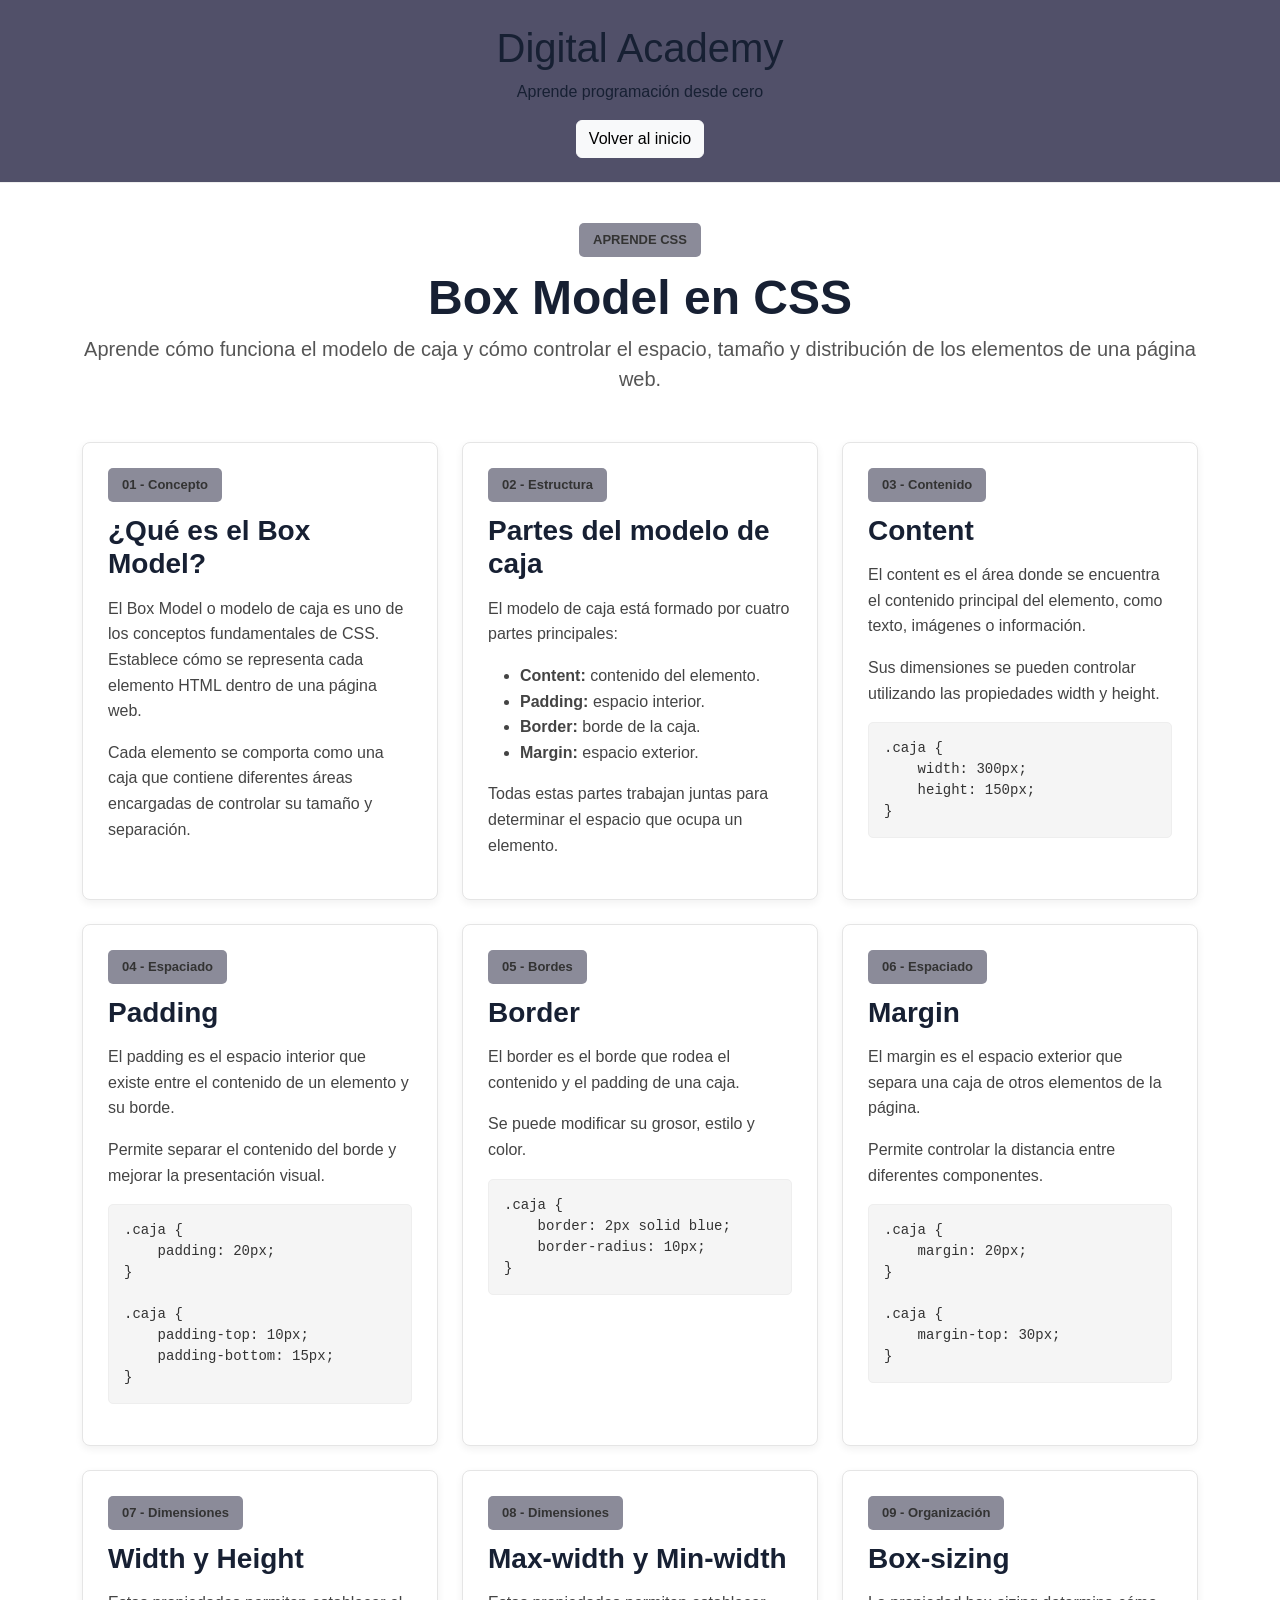
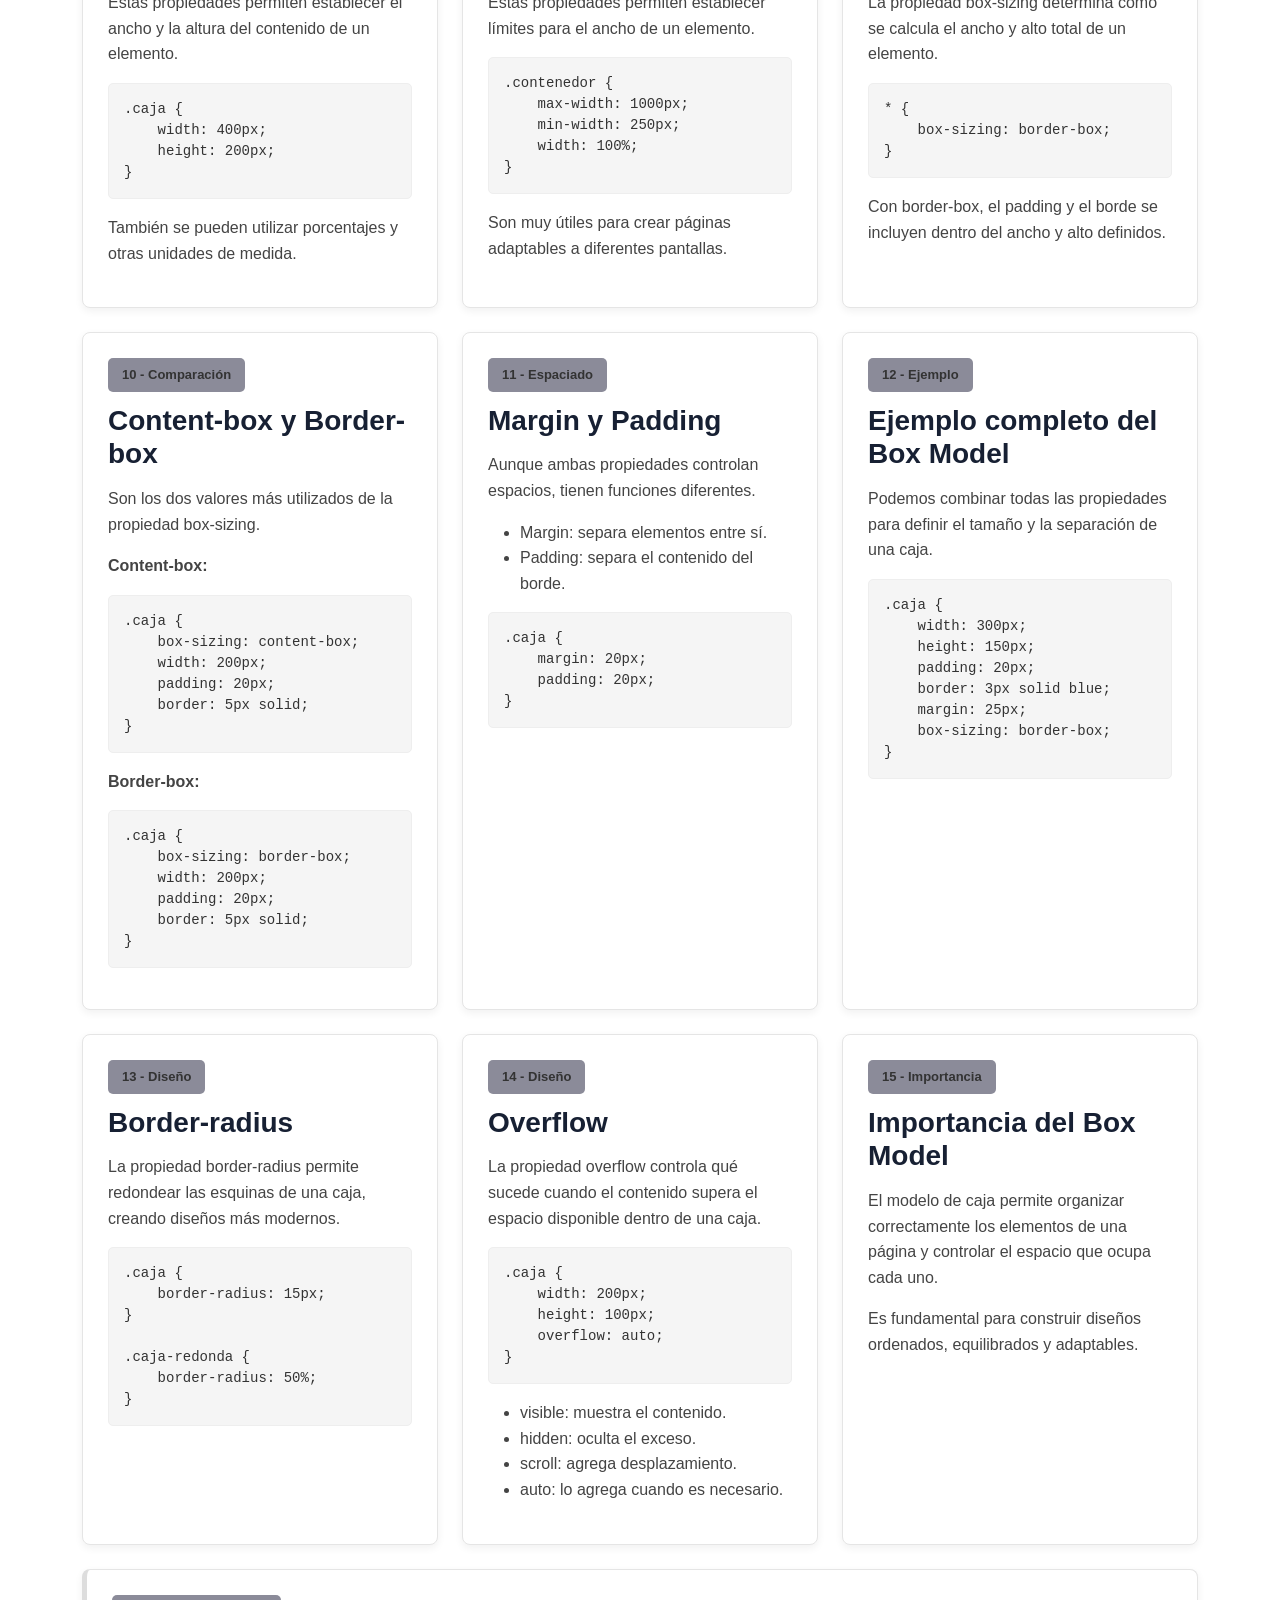
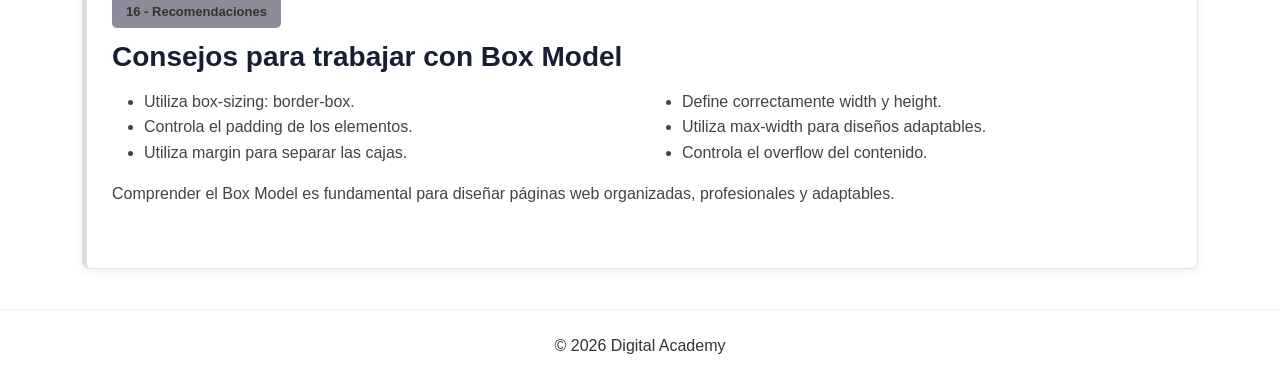
<file: box-model.html>
<!DOCTYPE html>
<html lang="es">

<head>
    <meta charset="UTF-8">
    <meta name="viewport" content="width=device-width, initial-scale=1.0">

    <title>Box Model en CSS - Digital Academy</title>

    <link href="https://cdn.jsdelivr.net/npm/bootstrap@5.3.8/dist/css/bootstrap.min.css"
        rel="stylesheet">

    <link rel="stylesheet" href="box-model.css">
</head>

<body>

    <header class="encabezado text-center p-4">
        <h1>Digital Academy</h1>
        <p>Aprende programación desde cero</p>

        <a href="index.html" class="btn btn-light">
            Volver al inicio
        </a>
    </header>

    <main class="seccion-box">

        <div class="container">

            <div class="text-center mb-5">

                <span class="etiqueta-css">APRENDE CSS</span>

                <h2 class="titulo-box display-5">
                    Box Model en CSS
                </h2>

                <p class="lead">
                    Aprende cómo funciona el modelo de caja y cómo
                    controlar el espacio, tamaño y distribución
                    de los elementos de una página web.
                </p>

            </div>

            <div class="row g-4">

                <!-- CAJA 1 -->
                <div class="col-12 col-md-6 col-lg-4">
                    <div class="tarjeta-css">

                        <span class="etiqueta-css">01 - Concepto</span>

                        <h3>¿Qué es el Box Model?</h3>

                        <p>
                            El Box Model o modelo de caja es uno
                            de los conceptos fundamentales de CSS.
                            Establece cómo se representa cada elemento
                            HTML dentro de una página web.
                        </p>

                        <p>
                            Cada elemento se comporta como una caja
                            que contiene diferentes áreas encargadas
                            de controlar su tamaño y separación.
                        </p>

                    </div>
                </div>

                <!-- CAJA 2 -->
                <div class="col-12 col-md-6 col-lg-4">
                    <div class="tarjeta-css">

                        <span class="etiqueta-css">02 - Estructura</span>

                        <h3>Partes del modelo de caja</h3>

                        <p>
                            El modelo de caja está formado por
                            cuatro partes principales:
                        </p>

                        <ul>
                            <li><strong>Content:</strong> contenido del elemento.</li>
                            <li><strong>Padding:</strong> espacio interior.</li>
                            <li><strong>Border:</strong> borde de la caja.</li>
                            <li><strong>Margin:</strong> espacio exterior.</li>
                        </ul>

                        <p>
                            Todas estas partes trabajan juntas
                            para determinar el espacio que ocupa
                            un elemento.
                        </p>

                    </div>
                </div>

                <!-- CAJA 3 -->
                <div class="col-12 col-md-6 col-lg-4">
                    <div class="tarjeta-css">

                        <span class="etiqueta-css">03 - Contenido</span>

                        <h3>Content</h3>

                        <p>
                            El content es el área donde se encuentra
                            el contenido principal del elemento,
                            como texto, imágenes o información.
                        </p>

                        <p>
                            Sus dimensiones se pueden controlar
                            utilizando las propiedades width
                            y height.
                        </p>

                        <pre class="codigo-css">.caja {
    width: 300px;
    height: 150px;
}</pre>

                    </div>
                </div>

                <!-- CAJA 4 -->
                <div class="col-12 col-md-6 col-lg-4">
                    <div class="tarjeta-css">

                        <span class="etiqueta-css">04 - Espaciado</span>

                        <h3>Padding</h3>

                        <p>
                            El padding es el espacio interior
                            que existe entre el contenido
                            de un elemento y su borde.
                        </p>

                        <p>
                            Permite separar el contenido del borde
                            y mejorar la presentación visual.
                        </p>

                        <pre class="codigo-css">.caja {
    padding: 20px;
}

.caja {
    padding-top: 10px;
    padding-bottom: 15px;
}</pre>

                    </div>
                </div>

                <!-- CAJA 5 -->
                <div class="col-12 col-md-6 col-lg-4">
                    <div class="tarjeta-css">

                        <span class="etiqueta-css">05 - Bordes</span>

                        <h3>Border</h3>

                        <p>
                            El border es el borde que rodea
                            el contenido y el padding de una caja.
                        </p>

                        <p>
                            Se puede modificar su grosor,
                            estilo y color.
                        </p>

                        <pre class="codigo-css">.caja {
    border: 2px solid blue;
    border-radius: 10px;
}</pre>

                    </div>
                </div>

                <!-- CAJA 6 -->
                <div class="col-12 col-md-6 col-lg-4">
                    <div class="tarjeta-css">

                        <span class="etiqueta-css">06 - Espaciado</span>

                        <h3>Margin</h3>

                        <p>
                            El margin es el espacio exterior
                            que separa una caja de otros elementos
                            de la página.
                        </p>

                        <p>
                            Permite controlar la distancia
                            entre diferentes componentes.
                        </p>

                        <pre class="codigo-css">.caja {
    margin: 20px;
}

.caja {
    margin-top: 30px;
}</pre>

                    </div>
                </div>

                <!-- CAJA 7 -->
                <div class="col-12 col-md-6 col-lg-4">
                    <div class="tarjeta-css">

                        <span class="etiqueta-css">07 - Dimensiones</span>

                        <h3>Width y Height</h3>

                        <p>
                            Estas propiedades permiten establecer
                            el ancho y la altura del contenido
                            de un elemento.
                        </p>

                        <pre class="codigo-css">.caja {
    width: 400px;
    height: 200px;
}</pre>

                        <p>
                            También se pueden utilizar porcentajes
                            y otras unidades de medida.
                        </p>

                    </div>
                </div>

                <!-- CAJA 8 -->
                <div class="col-12 col-md-6 col-lg-4">
                    <div class="tarjeta-css">

                        <span class="etiqueta-css">08 - Dimensiones</span>

                        <h3>Max-width y Min-width</h3>

                        <p>
                            Estas propiedades permiten establecer
                            límites para el ancho de un elemento.
                        </p>

                        <pre class="codigo-css">.contenedor {
    max-width: 1000px;
    min-width: 250px;
    width: 100%;
}</pre>

                        <p>
                            Son muy útiles para crear páginas
                            adaptables a diferentes pantallas.
                        </p>

                    </div>
                </div>

                <!-- CAJA 9 -->
                <div class="col-12 col-md-6 col-lg-4">
                    <div class="tarjeta-css">

                        <span class="etiqueta-css">09 - Organización</span>

                        <h3>Box-sizing</h3>

                        <p>
                            La propiedad box-sizing determina
                            cómo se calcula el ancho y alto
                            total de un elemento.
                        </p>

                        <pre class="codigo-css">* {
    box-sizing: border-box;
}</pre>

                        <p>
                            Con border-box, el padding y el borde
                            se incluyen dentro del ancho y alto
                            definidos.
                        </p>

                    </div>
                </div>

                <!-- CAJA 10 -->
                <div class="col-12 col-md-6 col-lg-4">
                    <div class="tarjeta-css">

                        <span class="etiqueta-css">10 - Comparación</span>

                        <h3>Content-box y Border-box</h3>

                        <p>
                            Son los dos valores más utilizados
                            de la propiedad box-sizing.
                        </p>

                        <p><strong>Content-box:</strong></p>

                        <pre class="codigo-css">.caja {
    box-sizing: content-box;
    width: 200px;
    padding: 20px;
    border: 5px solid;
}</pre>

                        <p><strong>Border-box:</strong></p>

                        <pre class="codigo-css">.caja {
    box-sizing: border-box;
    width: 200px;
    padding: 20px;
    border: 5px solid;
}</pre>

                    </div>
                </div>

                <!-- CAJA 11 -->
                <div class="col-12 col-md-6 col-lg-4">
                    <div class="tarjeta-css">

                        <span class="etiqueta-css">11 - Espaciado</span>

                        <h3>Margin y Padding</h3>

                        <p>
                            Aunque ambas propiedades controlan
                            espacios, tienen funciones diferentes.
                        </p>

                        <ul>
                            <li>Margin: separa elementos entre sí.</li>
                            <li>Padding: separa el contenido del borde.</li>
                        </ul>

                        <pre class="codigo-css">.caja {
    margin: 20px;
    padding: 20px;
}</pre>

                    </div>
                </div>

                <!-- CAJA 12 -->
                <div class="col-12 col-md-6 col-lg-4">
                    <div class="tarjeta-css">

                        <span class="etiqueta-css">12 - Ejemplo</span>

                        <h3>Ejemplo completo del Box Model</h3>

                        <p>
                            Podemos combinar todas las propiedades
                            para definir el tamaño y la separación
                            de una caja.
                        </p>

                        <pre class="codigo-css">.caja {
    width: 300px;
    height: 150px;
    padding: 20px;
    border: 3px solid blue;
    margin: 25px;
    box-sizing: border-box;
}</pre>

                    </div>
                </div>

                <!-- CAJA 13 -->
                <div class="col-12 col-md-6 col-lg-4">
                    <div class="tarjeta-css">

                        <span class="etiqueta-css">13 - Diseño</span>

                        <h3>Border-radius</h3>

                        <p>
                            La propiedad border-radius permite
                            redondear las esquinas de una caja,
                            creando diseños más modernos.
                        </p>

                        <pre class="codigo-css">.caja {
    border-radius: 15px;
}

.caja-redonda {
    border-radius: 50%;
}</pre>

                    </div>
                </div>

                <!-- CAJA 14 -->
                <div class="col-12 col-md-6 col-lg-4">
                    <div class="tarjeta-css">

                        <span class="etiqueta-css">14 - Diseño</span>

                        <h3>Overflow</h3>

                        <p>
                            La propiedad overflow controla qué sucede
                            cuando el contenido supera el espacio
                            disponible dentro de una caja.
                        </p>

                        <pre class="codigo-css">.caja {
    width: 200px;
    height: 100px;
    overflow: auto;
}</pre>

                        <ul>
                            <li>visible: muestra el contenido.</li>
                            <li>hidden: oculta el exceso.</li>
                            <li>scroll: agrega desplazamiento.</li>
                            <li>auto: lo agrega cuando es necesario.</li>
                        </ul>

                    </div>
                </div>

                <!-- CAJA 15 -->
                <div class="col-12 col-md-6 col-lg-4">
                    <div class="tarjeta-css">

                        <span class="etiqueta-css">15 - Importancia</span>

                        <h3>Importancia del Box Model</h3>

                        <p>
                            El modelo de caja permite organizar
                            correctamente los elementos de una página
                            y controlar el espacio que ocupa cada uno.
                        </p>

                        <p>
                            Es fundamental para construir diseños
                            ordenados, equilibrados y adaptables.
                        </p>

                    </div>
                </div>

                <!-- CAJA FINAL -->
                <div class="col-12">
                    <div class="tarjeta-css tarjeta-prioridad">

                        <span class="etiqueta-css">16 - Recomendaciones</span>

                        <h3>Consejos para trabajar con Box Model</h3>

                        <div class="row g-3">

                            <div class="col-12 col-md-6">
                                <ul>
                                    <li>Utiliza box-sizing: border-box.</li>
                                    <li>Controla el padding de los elementos.</li>
                                    <li>Utiliza margin para separar las cajas.</li>
                                </ul>
                            </div>

                            <div class="col-12 col-md-6">
                                <ul>
                                    <li>Define correctamente width y height.</li>
                                    <li>Utiliza max-width para diseños adaptables.</li>
                                    <li>Controla el overflow del contenido.</li>
                                </ul>
                            </div>

                        </div>

                        <p class="mb-0">
                            Comprender el Box Model es fundamental
                            para diseñar páginas web organizadas,
                            profesionales y adaptables.
                        </p>

                    </div>
                </div>

            </div>
        </div>

    </main>

    <footer class="text-center p-4">
        <p class="mb-0">© 2026 Digital Academy</p>
    </footer>

</body>
</html>
</file>
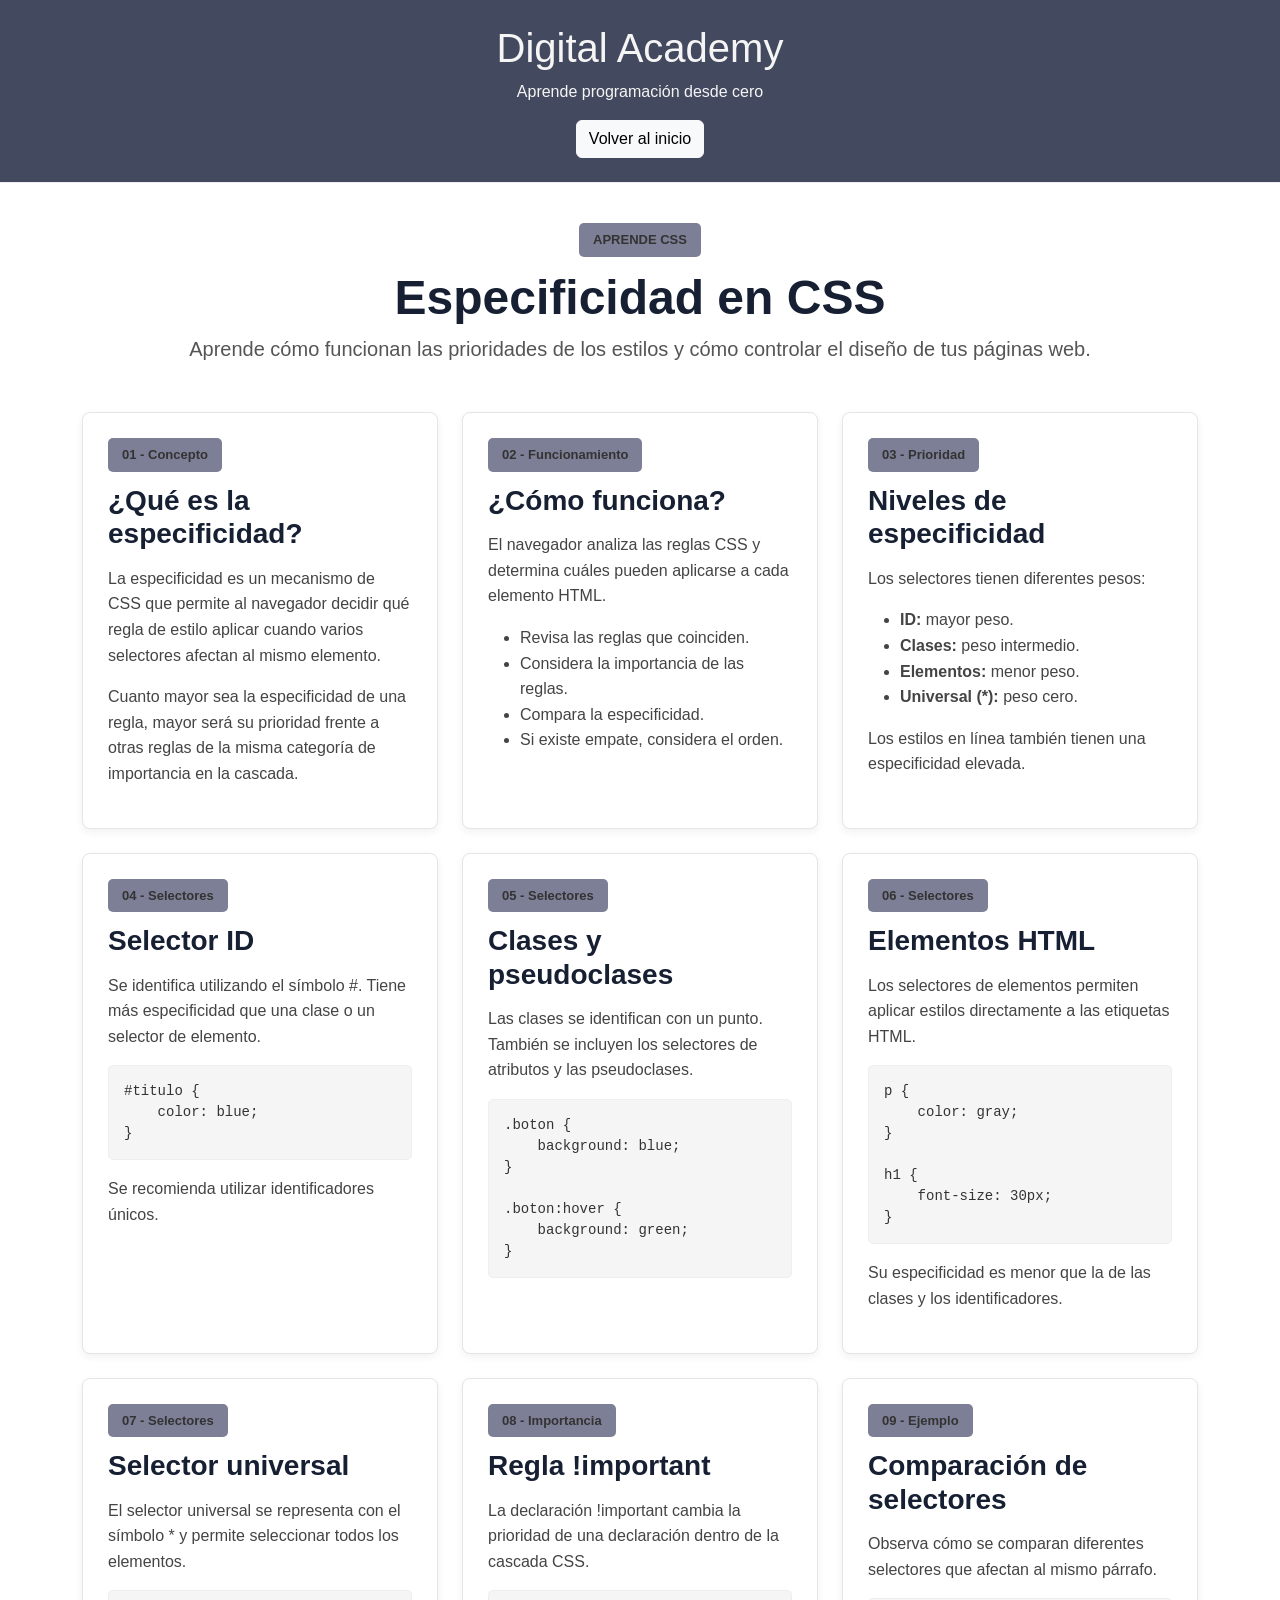
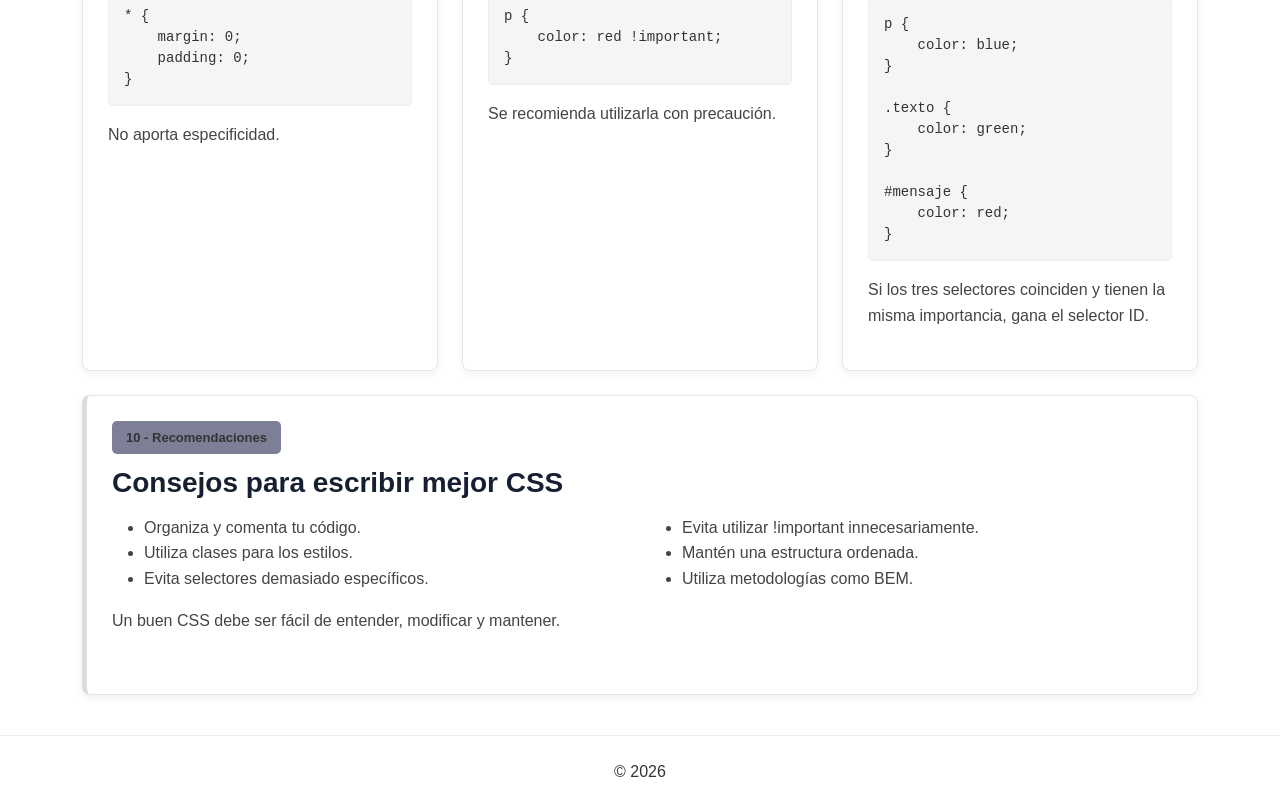
<file: especificidad.html>
<!DOCTYPE html>
<html lang="es">

<head>
    <meta charset="UTF-8">
    <meta name="viewport" content="width=device-width, initial-scale=1.0">

    <title>Especificidad CSS - Digital Academy</title>

    <link href="https://cdn.jsdelivr.net/npm/bootstrap@5.3.8/dist/css/bootstrap.min.css"
        rel="stylesheet">

    <link rel="stylesheet" href="especificidad.css">
</head>

<body>

    <header class="encabezado text-center p-4">
        <h1>Digital Academy</h1>
        <p>Aprende programación desde cero</p>

        <a href="index.html" class="btn btn-light">
            Volver al inicio
        </a>
    </header>

    <main class="seccion-especificidad">

        <div class="container">

            <div class="text-center mb-5">

                <span class="etiqueta-css">APRENDE CSS</span>

                <h2 class="titulo-especificidad display-5">
                    Especificidad en CSS
                </h2>

                <p class="lead">
                    Aprende cómo funcionan las prioridades de los estilos
                    y cómo controlar el diseño de tus páginas web.
                </p>

            </div>

            <div class="row g-4">

                <!-- CAJA 1 -->
                <div class="col-12 col-md-6 col-lg-4">
                    <div class="tarjeta-css">
                        <span class="etiqueta-css">01 - Concepto</span>
                        <h3>¿Qué es la especificidad?</h3>

                        <p>
                            La especificidad es un mecanismo de CSS que
                            permite al navegador decidir qué regla de
                            estilo aplicar cuando varios selectores
                            afectan al mismo elemento.
                        </p>

                        <p>
                            Cuanto mayor sea la especificidad de una
                            regla, mayor será su prioridad frente a
                            otras reglas de la misma categoría de
                            importancia en la cascada.
                        </p>
                    </div>
                </div>

                <!-- CAJA 2 -->
                <div class="col-12 col-md-6 col-lg-4">
                    <div class="tarjeta-css">
                        <span class="etiqueta-css">02 - Funcionamiento</span>
                        <h3>¿Cómo funciona?</h3>

                        <p>
                            El navegador analiza las reglas CSS y
                            determina cuáles pueden aplicarse a cada
                            elemento HTML.
                        </p>

                        <ul>
                            <li>Revisa las reglas que coinciden.</li>
                            <li>Considera la importancia de las reglas.</li>
                            <li>Compara la especificidad.</li>
                            <li>Si existe empate, considera el orden.</li>
                        </ul>
                    </div>
                </div>

                <!-- CAJA 3 -->
                <div class="col-12 col-md-6 col-lg-4">
                    <div class="tarjeta-css">
                        <span class="etiqueta-css">03 - Prioridad</span>
                        <h3>Niveles de especificidad</h3>

                        <p>Los selectores tienen diferentes pesos:</p>

                        <ul>
                            <li><strong>ID:</strong> mayor peso.</li>
                            <li><strong>Clases:</strong> peso intermedio.</li>
                            <li><strong>Elementos:</strong> menor peso.</li>
                            <li><strong>Universal (*):</strong> peso cero.</li>
                        </ul>

                        <p>
                            Los estilos en línea también tienen una
                            especificidad elevada.
                        </p>
                    </div>
                </div>

                <!-- CAJA 4 -->
                <div class="col-12 col-md-6 col-lg-4">
                    <div class="tarjeta-css">
                        <span class="etiqueta-css">04 - Selectores</span>
                        <h3>Selector ID</h3>

                        <p>
                            Se identifica utilizando el símbolo #.
                            Tiene más especificidad que una clase
                            o un selector de elemento.
                        </p>

                        <pre class="codigo-css">#titulo {
    color: blue;
}</pre>

                        <p>
                            Se recomienda utilizar identificadores
                            únicos.
                        </p>
                    </div>
                </div>

                <!-- CAJA 5 -->
                <div class="col-12 col-md-6 col-lg-4">
                    <div class="tarjeta-css">
                        <span class="etiqueta-css">05 - Selectores</span>
                        <h3>Clases y pseudoclases</h3>

                        <p>
                            Las clases se identifican con un punto.
                            También se incluyen los selectores de
                            atributos y las pseudoclases.
                        </p>

                        <pre class="codigo-css">.boton {
    background: blue;
}

.boton:hover {
    background: green;
}</pre>
                    </div>
                </div>

                <!-- CAJA 6 -->
                <div class="col-12 col-md-6 col-lg-4">
                    <div class="tarjeta-css">
                        <span class="etiqueta-css">06 - Selectores</span>
                        <h3>Elementos HTML</h3>

                        <p>
                            Los selectores de elementos permiten
                            aplicar estilos directamente a las
                            etiquetas HTML.
                        </p>

                        <pre class="codigo-css">p {
    color: gray;
}

h1 {
    font-size: 30px;
}</pre>

                        <p>
                            Su especificidad es menor que la de
                            las clases y los identificadores.
                        </p>
                    </div>
                </div>

                <!-- CAJA 7 -->
                <div class="col-12 col-md-6 col-lg-4">
                    <div class="tarjeta-css">
                        <span class="etiqueta-css">07 - Selectores</span>
                        <h3>Selector universal</h3>

                        <p>
                            El selector universal se representa
                            con el símbolo * y permite seleccionar
                            todos los elementos.
                        </p>

                        <pre class="codigo-css">* {
    margin: 0;
    padding: 0;
}</pre>

                        <p>
                            No aporta especificidad.
                        </p>
                    </div>
                </div>

                <!-- CAJA 8 -->
                <div class="col-12 col-md-6 col-lg-4">
                    <div class="tarjeta-css">
                        <span class="etiqueta-css">08 - Importancia</span>
                        <h3>Regla !important</h3>

                        <p>
                            La declaración !important cambia la
                            prioridad de una declaración dentro
                            de la cascada CSS.
                        </p>

                        <pre class="codigo-css">p {
    color: red !important;
}</pre>

                        <p>
                            Se recomienda utilizarla con precaución.
                        </p>
                    </div>
                </div>

                <!-- CAJA 9 -->
                <div class="col-12 col-md-6 col-lg-4">
                    <div class="tarjeta-css">
                        <span class="etiqueta-css">09 - Ejemplo</span>
                        <h3>Comparación de selectores</h3>

                        <p>
                            Observa cómo se comparan diferentes
                            selectores que afectan al mismo párrafo.
                        </p>

                        <pre class="codigo-css">p {
    color: blue;
}

.texto {
    color: green;
}

#mensaje {
    color: red;
}</pre>

                        <p>
                            Si los tres selectores coinciden y
                            tienen la misma importancia, gana
                            el selector ID.
                        </p>
                    </div>
                </div>

                <!-- CAJA 10 -->
                <div class="col-12">
                    <div class="tarjeta-css tarjeta-prioridad">

                        <span class="etiqueta-css">10 - Recomendaciones</span>

                        <h3>Consejos para escribir mejor CSS</h3>

                        <div class="row g-3">

                            <div class="col-12 col-md-6">
                                <ul>
                                    <li>Organiza y comenta tu código.</li>
                                    <li>Utiliza clases para los estilos.</li>
                                    <li>Evita selectores demasiado específicos.</li>
                                </ul>
                            </div>

                            <div class="col-12 col-md-6">
                                <ul>
                                    <li>Evita utilizar !important innecesariamente.</li>
                                    <li>Mantén una estructura ordenada.</li>
                                    <li>Utiliza metodologías como BEM.</li>
                                </ul>
                            </div>

                        </div>

                        <p class="mb-0">
                            Un buen CSS debe ser fácil de entender,
                            modificar y mantener.
                        </p>

                    </div>
                </div>

            </div>
        </div>

    </main>

    <footer class="text-center p-4">
        <p class="mb-0">© 2026</p>
    </footer>

</body>
</html>
</file>
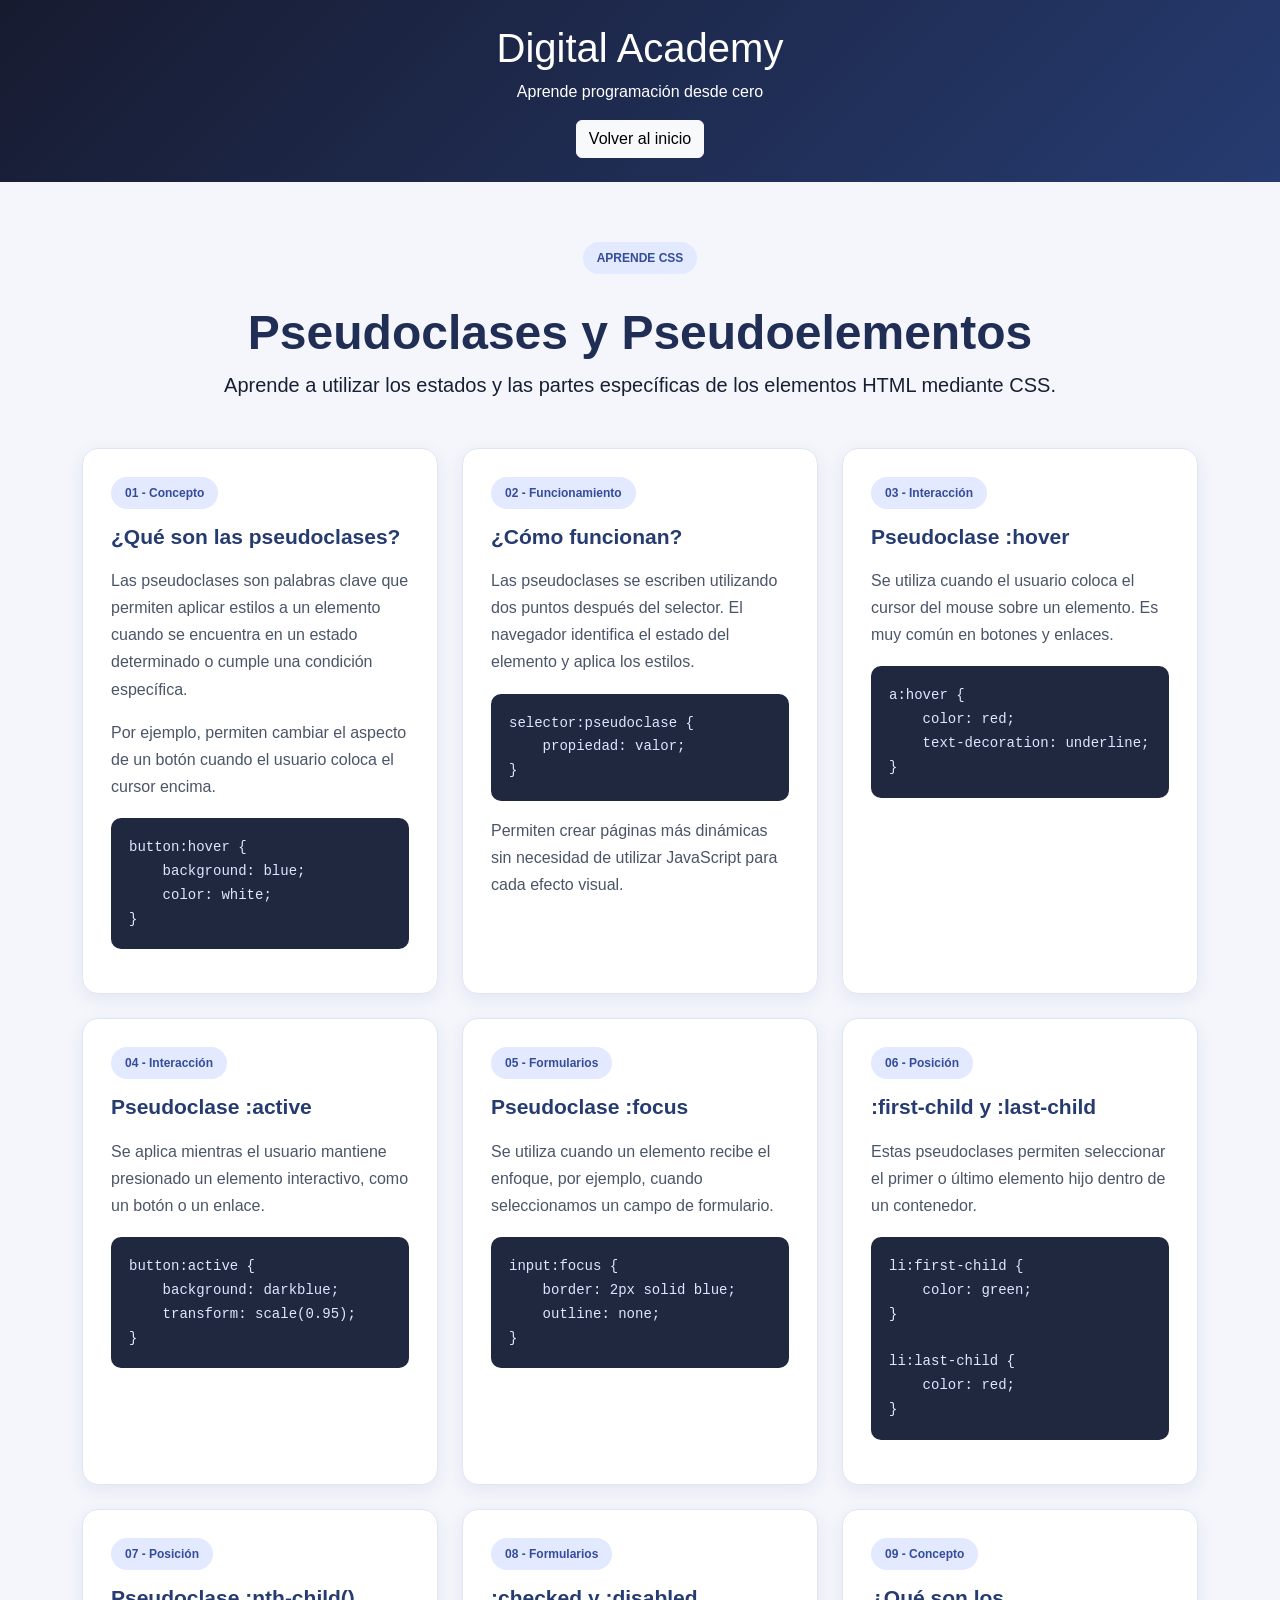
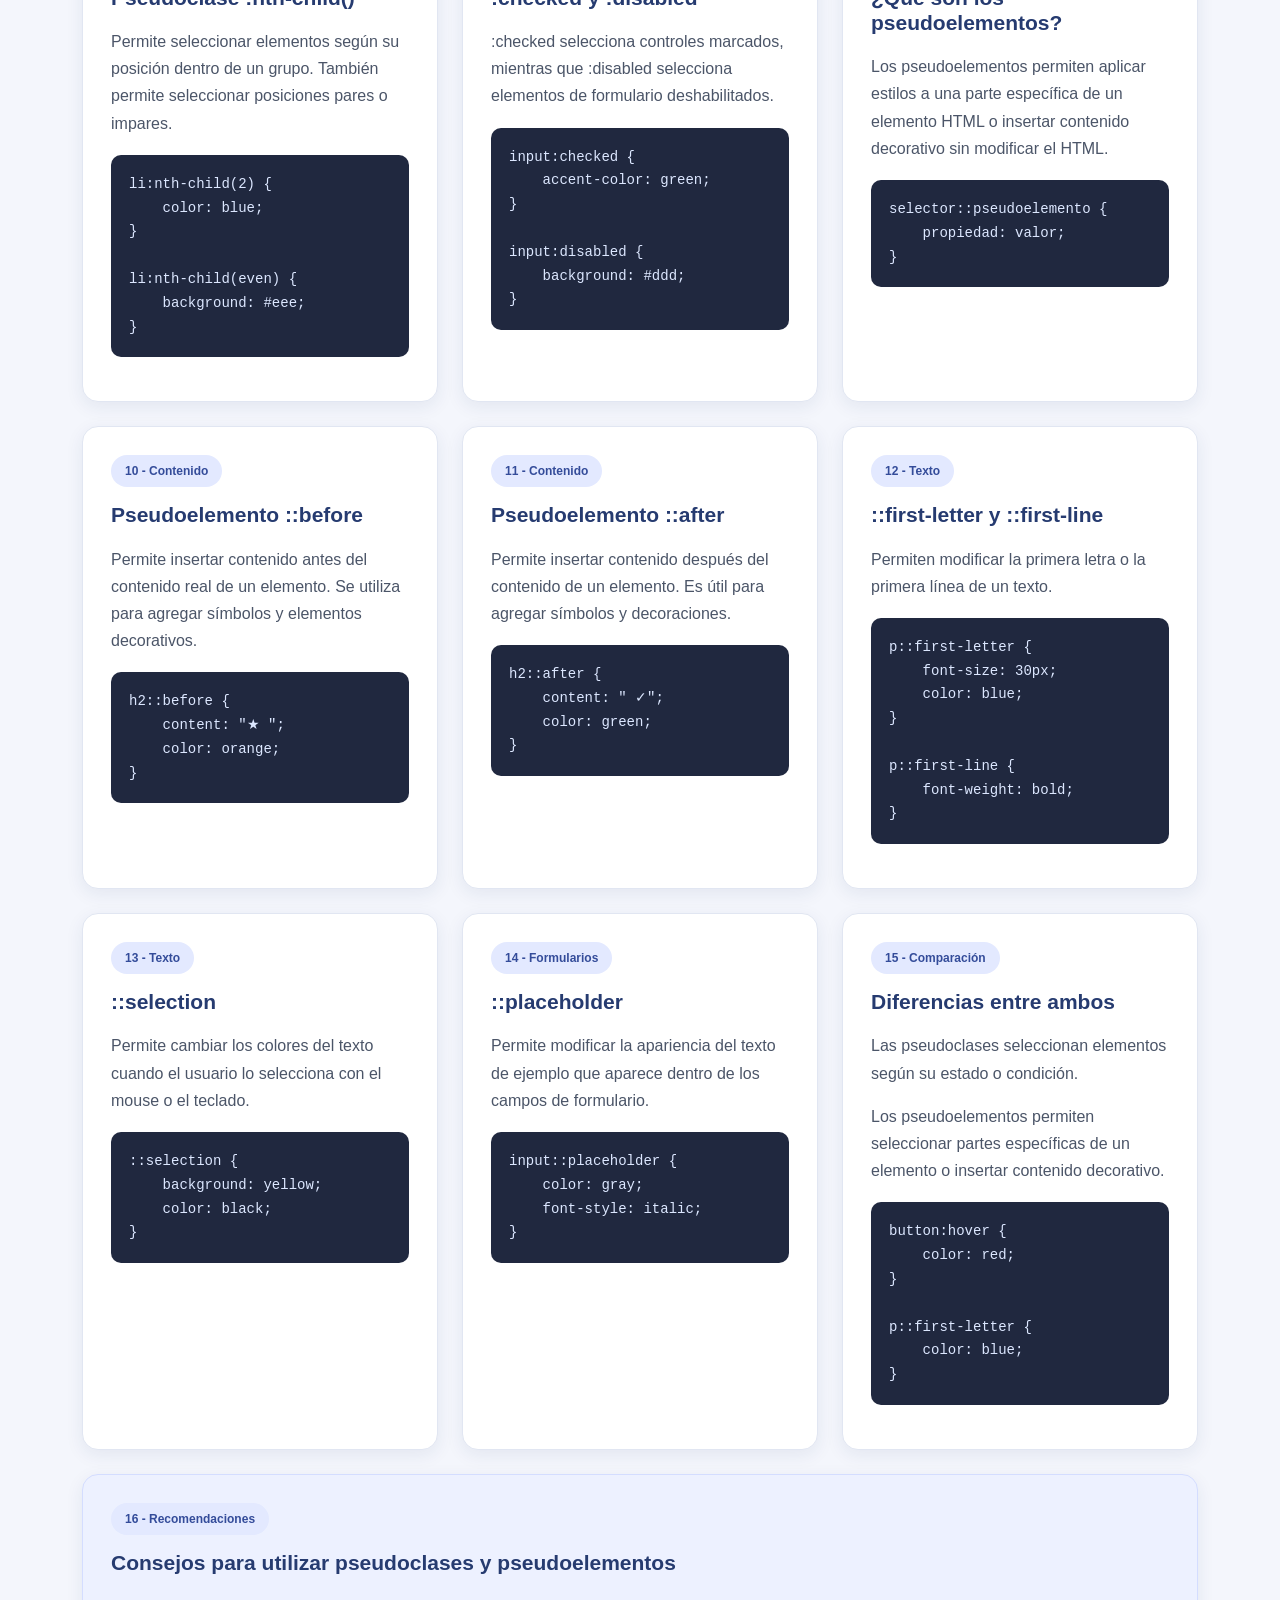
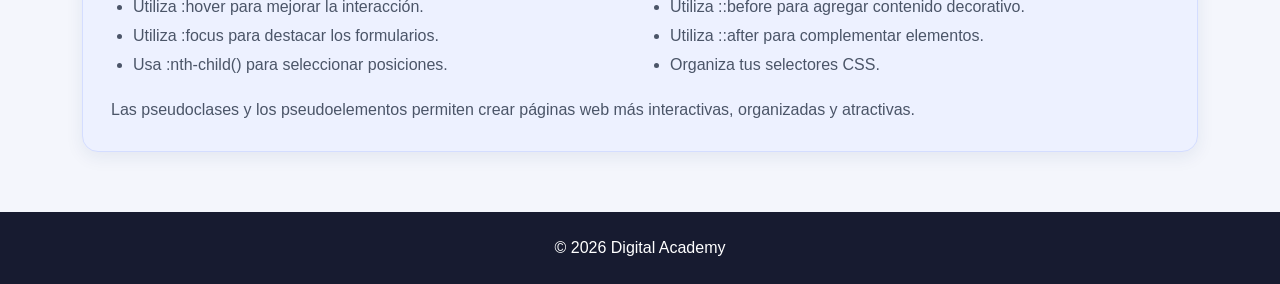
<file: pseudo.html>
<!DOCTYPE html>
<html lang="es">

<head>
    <meta charset="UTF-8">
    <meta name="viewport" content="width=device-width, initial-scale=1.0">

    <title>Pseudoclases y Pseudoelementos - Digital Academy</title>

    <link href="https://cdn.jsdelivr.net/npm/bootstrap@5.3.8/dist/css/bootstrap.min.css"
        rel="stylesheet">

    <link rel="stylesheet" href="pseudo.css">
</head>

<body>

    <header class="encabezado text-center p-4">
        <h1>Digital Academy</h1>
        <p>Aprende programación desde cero</p>

        <a href="index.html" class="btn btn-light">
            Volver al inicio
        </a>
    </header>

    <main class="seccion-pseudoclases">

        <div class="container">

            <div class="text-center mb-5">

                <span class="etiqueta-css">APRENDE CSS</span>

                <h2 class="titulo-pseudoclases display-5">
                    Pseudoclases y Pseudoelementos
                </h2>

                <p class="lead">
                    Aprende a utilizar los estados y las partes
                    específicas de los elementos HTML mediante CSS.
                </p>

            </div>

            <div class="row g-4">

                <!-- CAJA 1 -->
                <div class="col-12 col-md-6 col-lg-4">
                    <div class="tarjeta-css">

                        <span class="etiqueta-css">01 - Concepto</span>

                        <h3>¿Qué son las pseudoclases?</h3>

                        <p>
                            Las pseudoclases son palabras clave que
                            permiten aplicar estilos a un elemento
                            cuando se encuentra en un estado determinado
                            o cumple una condición específica.
                        </p>

                        <p>
                            Por ejemplo, permiten cambiar el aspecto
                            de un botón cuando el usuario coloca
                            el cursor encima.
                        </p>

                        <pre class="codigo-css">button:hover {
    background: blue;
    color: white;
}</pre>

                    </div>
                </div>

                <!-- CAJA 2 -->
                <div class="col-12 col-md-6 col-lg-4">
                    <div class="tarjeta-css">

                        <span class="etiqueta-css">02 - Funcionamiento</span>

                        <h3>¿Cómo funcionan?</h3>

                        <p>
                            Las pseudoclases se escriben utilizando
                            dos puntos después del selector.
                            El navegador identifica el estado
                            del elemento y aplica los estilos.
                        </p>

                        <pre class="codigo-css">selector:pseudoclase {
    propiedad: valor;
}</pre>

                        <p>
                            Permiten crear páginas más dinámicas
                            sin necesidad de utilizar JavaScript
                            para cada efecto visual.
                        </p>

                    </div>
                </div>

                <!-- CAJA 3 -->
                <div class="col-12 col-md-6 col-lg-4">
                    <div class="tarjeta-css">

                        <span class="etiqueta-css">03 - Interacción</span>

                        <h3>Pseudoclase :hover</h3>

                        <p>
                            Se utiliza cuando el usuario coloca
                            el cursor del mouse sobre un elemento.
                            Es muy común en botones y enlaces.
                        </p>

                        <pre class="codigo-css">a:hover {
    color: red;
    text-decoration: underline;
}</pre>

                    </div>
                </div>

                <!-- CAJA 4 -->
                <div class="col-12 col-md-6 col-lg-4">
                    <div class="tarjeta-css">

                        <span class="etiqueta-css">04 - Interacción</span>

                        <h3>Pseudoclase :active</h3>

                        <p>
                            Se aplica mientras el usuario mantiene
                            presionado un elemento interactivo,
                            como un botón o un enlace.
                        </p>

                        <pre class="codigo-css">button:active {
    background: darkblue;
    transform: scale(0.95);
}</pre>

                    </div>
                </div>

                <!-- CAJA 5 -->
                <div class="col-12 col-md-6 col-lg-4">
                    <div class="tarjeta-css">

                        <span class="etiqueta-css">05 - Formularios</span>

                        <h3>Pseudoclase :focus</h3>

                        <p>
                            Se utiliza cuando un elemento recibe
                            el enfoque, por ejemplo, cuando
                            seleccionamos un campo de formulario.
                        </p>

                        <pre class="codigo-css">input:focus {
    border: 2px solid blue;
    outline: none;
}</pre>

                    </div>
                </div>

                <!-- CAJA 6 -->
                <div class="col-12 col-md-6 col-lg-4">
                    <div class="tarjeta-css">

                        <span class="etiqueta-css">06 - Posición</span>

                        <h3>:first-child y :last-child</h3>

                        <p>
                            Estas pseudoclases permiten seleccionar
                            el primer o último elemento hijo
                            dentro de un contenedor.
                        </p>

                        <pre class="codigo-css">li:first-child {
    color: green;
}

li:last-child {
    color: red;
}</pre>

                    </div>
                </div>

                <!-- CAJA 7 -->
                <div class="col-12 col-md-6 col-lg-4">
                    <div class="tarjeta-css">

                        <span class="etiqueta-css">07 - Posición</span>

                        <h3>Pseudoclase :nth-child()</h3>

                        <p>
                            Permite seleccionar elementos según
                            su posición dentro de un grupo.
                            También permite seleccionar posiciones
                            pares o impares.
                        </p>

                        <pre class="codigo-css">li:nth-child(2) {
    color: blue;
}

li:nth-child(even) {
    background: #eee;
}</pre>

                    </div>
                </div>

                <!-- CAJA 8 -->
                <div class="col-12 col-md-6 col-lg-4">
                    <div class="tarjeta-css">

                        <span class="etiqueta-css">08 - Formularios</span>

                        <h3>:checked y :disabled</h3>

                        <p>
                            :checked selecciona controles marcados,
                            mientras que :disabled selecciona
                            elementos de formulario deshabilitados.
                        </p>

                        <pre class="codigo-css">input:checked {
    accent-color: green;
}

input:disabled {
    background: #ddd;
}</pre>

                    </div>
                </div>

                <!-- CAJA 9 -->
                <div class="col-12 col-md-6 col-lg-4">
                    <div class="tarjeta-css">

                        <span class="etiqueta-css">09 - Concepto</span>

                        <h3>¿Qué son los pseudoelementos?</h3>

                        <p>
                            Los pseudoelementos permiten aplicar
                            estilos a una parte específica de un
                            elemento HTML o insertar contenido
                            decorativo sin modificar el HTML.
                        </p>

                        <pre class="codigo-css">selector::pseudoelemento {
    propiedad: valor;
}</pre>

                    </div>
                </div>

                <!-- CAJA 10 -->
                <div class="col-12 col-md-6 col-lg-4">
                    <div class="tarjeta-css">

                        <span class="etiqueta-css">10 - Contenido</span>

                        <h3>Pseudoelemento ::before</h3>

                        <p>
                            Permite insertar contenido antes
                            del contenido real de un elemento.
                            Se utiliza para agregar símbolos
                            y elementos decorativos.
                        </p>

                        <pre class="codigo-css">h2::before {
    content: "★ ";
    color: orange;
}</pre>

                    </div>
                </div>

                <!-- CAJA 11 -->
                <div class="col-12 col-md-6 col-lg-4">
                    <div class="tarjeta-css">

                        <span class="etiqueta-css">11 - Contenido</span>

                        <h3>Pseudoelemento ::after</h3>

                        <p>
                            Permite insertar contenido después
                            del contenido de un elemento.
                            Es útil para agregar símbolos
                            y decoraciones.
                        </p>

                        <pre class="codigo-css">h2::after {
    content: " ✓";
    color: green;
}</pre>

                    </div>
                </div>

                <!-- CAJA 12 -->
                <div class="col-12 col-md-6 col-lg-4">
                    <div class="tarjeta-css">

                        <span class="etiqueta-css">12 - Texto</span>

                        <h3>::first-letter y ::first-line</h3>

                        <p>
                            Permiten modificar la primera letra
                            o la primera línea de un texto.
                        </p>

                        <pre class="codigo-css">p::first-letter {
    font-size: 30px;
    color: blue;
}

p::first-line {
    font-weight: bold;
}</pre>

                    </div>
                </div>

                <!-- CAJA 13 -->
                <div class="col-12 col-md-6 col-lg-4">
                    <div class="tarjeta-css">

                        <span class="etiqueta-css">13 - Texto</span>

                        <h3>::selection</h3>

                        <p>
                            Permite cambiar los colores del texto
                            cuando el usuario lo selecciona
                            con el mouse o el teclado.
                        </p>

                        <pre class="codigo-css">::selection {
    background: yellow;
    color: black;
}</pre>

                    </div>
                </div>

                <!-- CAJA 14 -->
                <div class="col-12 col-md-6 col-lg-4">
                    <div class="tarjeta-css">

                        <span class="etiqueta-css">14 - Formularios</span>

                        <h3>::placeholder</h3>

                        <p>
                            Permite modificar la apariencia
                            del texto de ejemplo que aparece
                            dentro de los campos de formulario.
                        </p>

                        <pre class="codigo-css">input::placeholder {
    color: gray;
    font-style: italic;
}</pre>

                    </div>
                </div>

                <!-- CAJA 15 -->
                <div class="col-12 col-md-6 col-lg-4">
                    <div class="tarjeta-css">

                        <span class="etiqueta-css">15 - Comparación</span>

                        <h3>Diferencias entre ambos</h3>

                        <p>
                            Las pseudoclases seleccionan elementos
                            según su estado o condición.
                        </p>

                        <p>
                            Los pseudoelementos permiten seleccionar
                            partes específicas de un elemento
                            o insertar contenido decorativo.
                        </p>

                        <pre class="codigo-css">button:hover {
    color: red;
}

p::first-letter {
    color: blue;
}</pre>

                    </div>
                </div>

                <!-- CAJA 16 -->
                <div class="col-12">
                    <div class="tarjeta-css tarjeta-prioridad">

                        <span class="etiqueta-css">16 - Recomendaciones</span>

                        <h3>Consejos para utilizar pseudoclases y pseudoelementos</h3>

                        <div class="row g-3">

                            <div class="col-12 col-md-6">
                                <ul>
                                    <li>Utiliza :hover para mejorar la interacción.</li>
                                    <li>Utiliza :focus para destacar los formularios.</li>
                                    <li>Usa :nth-child() para seleccionar posiciones.</li>
                                </ul>
                            </div>

                            <div class="col-12 col-md-6">
                                <ul>
                                    <li>Utiliza ::before para agregar contenido decorativo.</li>
                                    <li>Utiliza ::after para complementar elementos.</li>
                                    <li>Organiza tus selectores CSS.</li>
                                </ul>
                            </div>

                        </div>

                        <p class="mb-0">
                            Las pseudoclases y los pseudoelementos
                            permiten crear páginas web más interactivas,
                            organizadas y atractivas.
                        </p>

                    </div>
                </div>

            </div>
        </div>

    </main>

    <footer class="text-center p-4">
        <p class="mb-0">© 2026 Digital Academy</p>
    </footer>

</body>
</html>
</file>
<file: box-model.css>
* {
    box-sizing: border-box;
}

body {
    margin: 0;
    font-family: Arial, sans-serif;
    background-color: #ffffff;
}

/* ENCABEZADO */
.encabezado {
    min-height: 100px;
    background-color: #515069;
    color: #172033;
    border-bottom: 1px solid #eeeeee;
}

/* SECCIÓN PRINCIPAL */
.seccion-box {
    background-color: #ffffff;
    padding: 40px 20px;
}

/* TITULO PRINCIPAL */
.titulo-box {
    color: #172033;
    font-weight: bold;
}

.seccion-box .lead {
    color: #555555;
}

/* ETIQUETAS */
.etiqueta-css {
    display: inline-block;
    background-color: #8b8b99;
    color: #333333;
    padding: 7px 14px;
    border-radius: 5px;
    font-size: 13px;
    font-weight: bold;
    margin-bottom: 12px;
}

/* CAJAS */
.tarjeta-css {
    min-height: 300px;
    height: 100%;
    padding: 25px;
    border-radius: 8px;
    color: #333333;
    background-color: #ffffff;
    border: 1px solid #e5e5e5;
    box-shadow: 0 3px 8px rgba(0, 0, 0, .06);
    transition: transform .3s, box-shadow .3s;
}

.tarjeta-css:hover {
    transform: translateY(-5px);
    box-shadow: 0 6px 15px rgba(0, 0, 0, .10);
}

.tarjeta-css h3 {
    color: #172033;
    font-weight: bold;
    margin-bottom: 15px;
}

.tarjeta-css p,
.tarjeta-css li {
    color: #444444;
    line-height: 1.6;
}

/* TODAS LAS CAJAS BLANCAS */
.row.g-4 > div .tarjeta-css {
    background-color: #ffffff;
}

/* EJEMPLOS DE CODIGO */
.codigo-css {
    background-color: #f5f5f5;
    color: #333333;
    padding: 15px;
    border-radius: 5px;
    border: 1px solid #eeeeee;
    overflow-x: auto;
    font-size: 14px;
    white-space: pre;
}

/* CAJA FINAL */
.tarjeta-prioridad {
    background-color: #ffffff;
    border-left: 5px solid #dddddd;
}

/* PIE DE PAGINA */
footer {
    background-color: #ffffff;
    color: #333333;
    border-top: 1px solid #eeeeee;
}

/* TABLET */
@media (max-width: 991px) {
    .tarjeta-css {
        min-height: 280px;
    }
}

/* CELULAR */
@media (max-width: 576px) {
    .seccion-box {
        padding: 30px 12px;
    }

    .tarjeta-css {
        min-height: auto;
        padding: 20px;
    }

    .titulo-box {
        font-size: 30px;
    }
}
</file>
<file: especificidad.css>
* {
    box-sizing: border-box;
}

body {
    margin: 0;
    font-family: Arial, sans-serif;
    background-color: #ffffff;
}

/* ENCABEZADO */
.encabezado {
    min-height: 100px;
    background-color: #43495e;
    color: #f5f5f5;
    border-bottom: 1px solid #eeeeee;
}

/* SECCIÓN PRINCIPAL */
.seccion-especificidad {
    background-color: #ffffff;
    padding: 40px 20px;
}

/* TITULO PRINCIPAL */
.titulo-especificidad {
    color: #172033;
    font-weight: bold;
}

.seccion-especificidad .lead {
    color: #555555;
}

/* ETIQUETAS */
.etiqueta-css {
    display: inline-block;
    background-color: #7d7f96;
    color: #333333;
    padding: 7px 14px;
    border-radius: 5px;
    font-size: 13px;
    font-weight: bold;
    margin-bottom: 12px;
}

/* CAJAS */
.tarjeta-css {
    min-height: 300px;
    height: 100%;
    padding: 25px;
    border-radius: 8px;
    color: #333333;
    background-color: #ffffff;
    border: 1px solid #e5e5e5;
    box-shadow: 0 3px 8px rgba(0, 0, 0, .06);
    transition: transform .3s, box-shadow .3s;
}

.tarjeta-css:hover {
    transform: translateY(-5px);
    box-shadow: 0 6px 15px rgba(0, 0, 0, .10);
}

.tarjeta-css h3 {
    color: #172033;
    font-weight: bold;
    margin-bottom: 15px;
}

.tarjeta-css p,
.tarjeta-css li {
    color: #444444;
    line-height: 1.6;
}

/* TODAS LAS CAJAS BLANCAS */
.row.g-4 > div .tarjeta-css {
    background-color: #ffffff;
}

/* EJEMPLOS DE CODIGO */
.codigo-css {
    background-color: #f5f5f5;
    color: #333333;
    padding: 15px;
    border-radius: 5px;
    border: 1px solid #eeeeee;
    overflow-x: auto;
    font-size: 14px;
    white-space: pre;
}

/* CAJA FINAL */
.tarjeta-prioridad {
    background-color: #ffffff;
    border-left: 5px solid #dddddd;
}

/* PIE DE PAGINA */
footer {
    background-color: #ffffff;
    color: #333333;
    border-top: 1px solid #eeeeee;
}

/* TABLET */
@media (max-width: 991px) {
    .tarjeta-css {
        min-height: 280px;
    }
}

/* CELULAR */
@media (max-width: 576px) {
    .seccion-especificidad {
        padding: 30px 12px;
    }

    .tarjeta-css {
        min-height: auto;
        padding: 20px;
    }

    .titulo-especificidad {
        font-size: 30px;
    }
}
</file>
<file: pseudo.css>
/* CONFIGURACIÓN GENERAL */
* {
    box-sizing: border-box;
}

body {
    margin: 0;
    padding: 0;
    font-family: Arial, sans-serif;
    background: #f4f6fc;
    color: #172033;
}

/* ENCABEZADO */
.encabezado {
    background: linear-gradient(135deg, #171b30, #263b70);
    color: white;
}

/* SECCIÓN PRINCIPAL */
.seccion-pseudoclases {
    padding: 60px 0;
    background: #f4f6fc;
}

/* TÍTULO */
.titulo-pseudoclases {
    color: #202d55;
    font-weight: 700;
    margin-top: 15px;
}

/* ETIQUETAS */
.etiqueta-css {
    display: inline-block;
    background: #e3e9ff;
    color: #344c9a;
    padding: 7px 14px;
    border-radius: 20px;
    font-size: 12px;
    font-weight: bold;
    margin-bottom: 15px;
}

/* TARJETAS */
.tarjeta-css {
    height: 100%;
    padding: 28px;
    background: #ffffff;
    border-radius: 16px;
    border: 1px solid #e1e6f2;
    box-shadow: 0 5px 18px rgba(30, 50, 100, 0.08);
    transition: transform 0.3s ease,
                box-shadow 0.3s ease;
}

/* EFECTO AL PASAR EL CURSOR */
.tarjeta-css:hover {
    transform: translateY(-5px);
    box-shadow: 0 10px 25px rgba(30, 50, 100, 0.14);
}

/* TÍTULOS DE LAS TARJETAS */
.tarjeta-css h3 {
    color: #263b70;
    font-size: 21px;
    font-weight: bold;
    margin-bottom: 18px;
}

/* PÁRRAFOS */
.tarjeta-css p {
    font-size: 16px;
    line-height: 1.7;
    color: #4b5568;
}

/* LISTAS */
.tarjeta-css ul {
    padding-left: 22px;
}

.tarjeta-css li {
    color: #4b5568;
    line-height: 1.8;
}

/* CÓDIGO */
.codigo-css {
    background: #20283f;
    color: #dce7ff;
    padding: 18px;
    border-radius: 10px;
    font-size: 14px;
    line-height: 1.7;
    overflow-x: auto;
    margin-top: 18px;
}

/* ÚLTIMA TARJETA */
.tarjeta-prioridad {
    background: #edf1ff;
    border: 1px solid #d4ddff;
}

/* PIE DE PÁGINA */
footer {
    background: #171b30;
    color: white;
}

/* RESPONSIVE */
@media (max-width: 768px) {

    .seccion-pseudoclases {
        padding: 35px 0;
    }

    .tarjeta-css {
        padding: 22px;
    }

    .titulo-pseudoclases {
        font-size: 30px;
    }

    .tarjeta-css h3 {
        font-size: 19px;
    }

    .codigo-css {
        font-size: 12px;
    }
}
</file>
